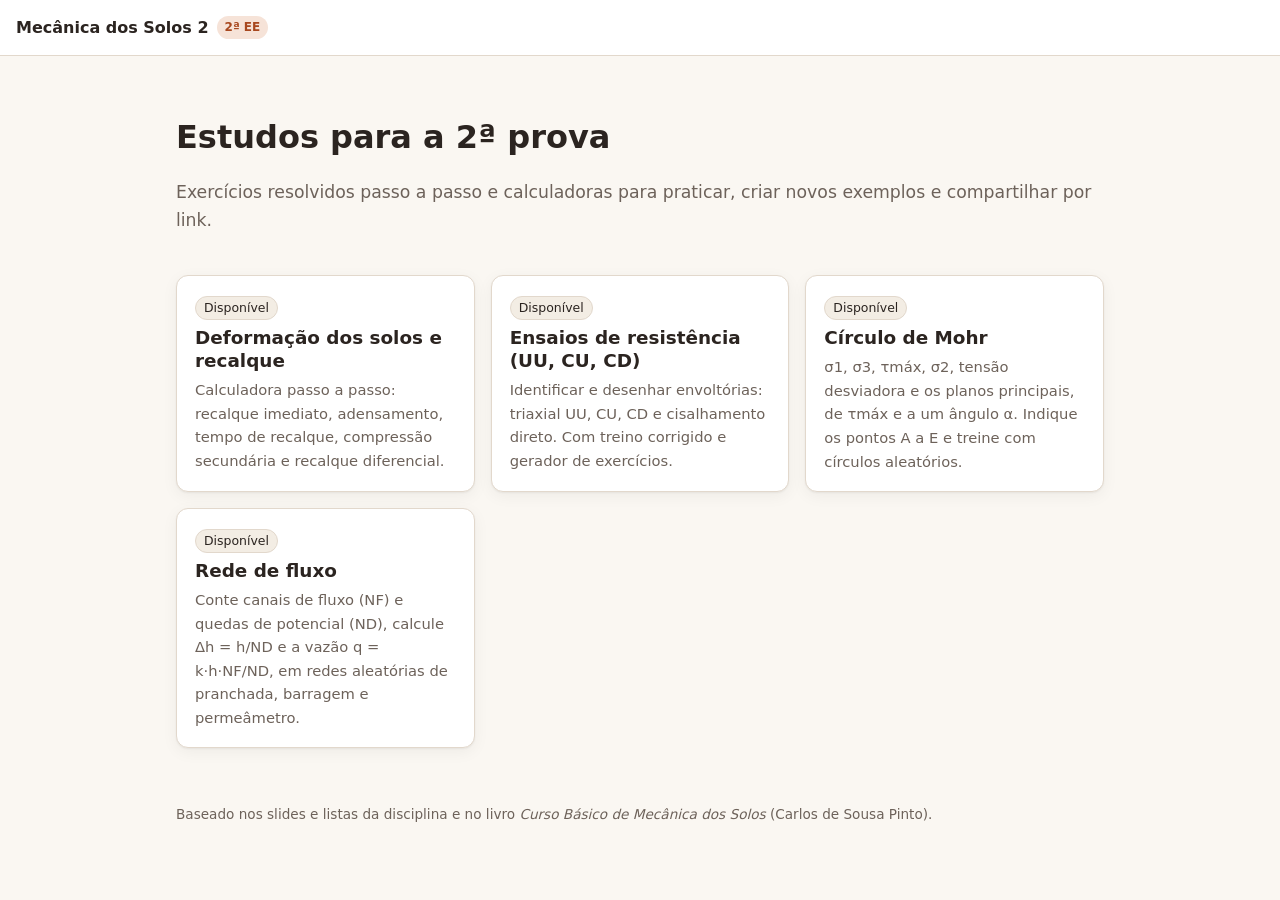
<file: index.html>
<!doctype html>
<html lang="pt-BR">
<head>
<meta charset="utf-8">
<meta name="viewport" content="width=device-width, initial-scale=1">
<title>Mecânica dos Solos 2</title>
<meta name="description" content="Material de estudo para a 2ª prova de Mecânica dos Solos: teoria, exemplos resolvidos e calculadoras.">
<script>try{var t=localStorage.getItem("solos2ee.theme");if(t)document.documentElement.dataset.theme=t;}catch(e){}</script>
<link rel="stylesheet" href="style.css?v=20261117">
</head>
<body>
<header class="topbar">
  <a class="brand" href="index.html">Mecânica dos Solos 2 <span class="tag">2ª EE</span></a>
</header>
<div class="hero">
  <h1>Estudos para a 2ª prova</h1>
  <p class="lead">Exercícios resolvidos passo a passo e calculadoras para praticar, criar novos exemplos e compartilhar por link.</p>
</div>
<div class="topics">
  <a class="topic" href="recalque.html">
    <span class="pill">Disponível</span>
    <h3>Deformação dos solos e recalque</h3>
    <p>Calculadora passo a passo: recalque imediato, adensamento, tempo de recalque, compressão secundária e recalque diferencial.</p>
  </a>
  <a class="topic" href="ensaios.html">
    <span class="pill">Disponível</span>
    <h3>Ensaios de resistência (UU, CU, CD)</h3>
    <p>Identificar e desenhar envoltórias: triaxial UU, CU, CD e cisalhamento direto. Com treino corrigido e gerador de exercícios.</p>
  </a>
  <a class="topic" href="ensaios.html#mohr">
    <span class="pill">Disponível</span>
    <h3>Círculo de Mohr</h3>
    <p>σ1, σ3, τmáx, σ2, tensão desviadora e os planos principais, de τmáx e a um ângulo α. Indique os pontos A a E e treine com círculos aleatórios.</p>
  </a>
  <a class="topic" href="fluxo.html">
    <span class="pill">Disponível</span>
    <h3>Rede de fluxo</h3>
    <p>Conte canais de fluxo (NF) e quedas de potencial (ND), calcule Δh = h/ND e a vazão q = k·h·NF/ND, em redes aleatórias de pranchada, barragem e permeâmetro.</p>
  </a>
</div>
<footer class="foot">Baseado nos slides e listas da disciplina e no livro <em>Curso Básico de Mecânica dos Solos</em> (Carlos de Sousa Pinto).</footer>
</body>
</html>
</file>
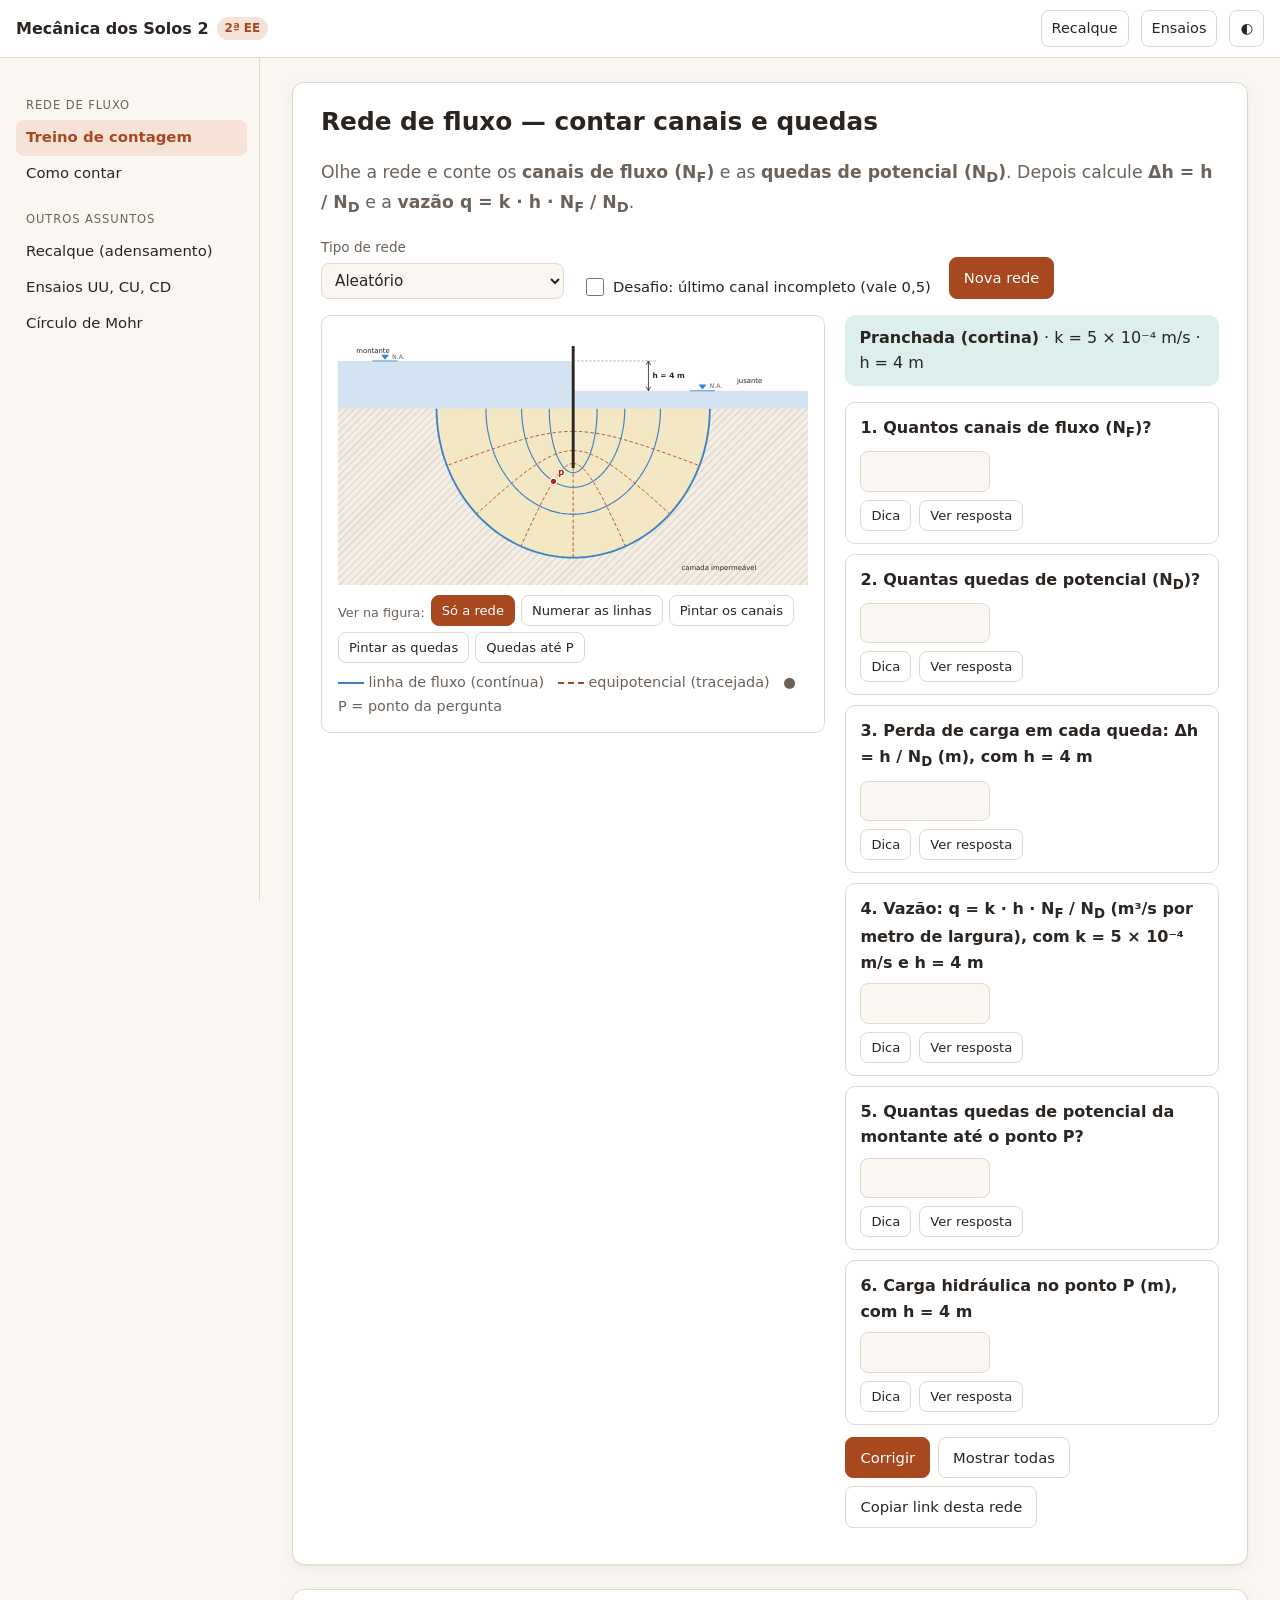
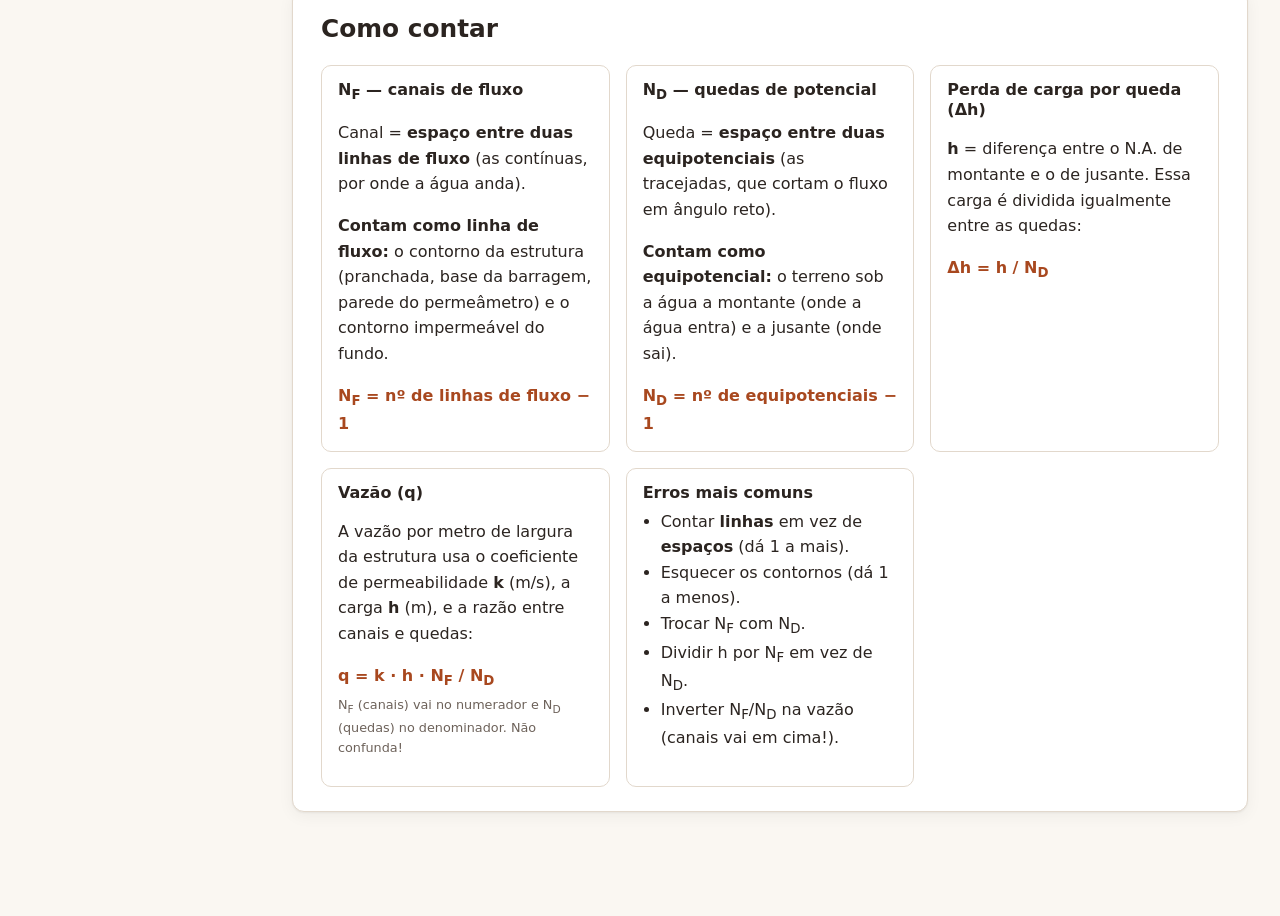
<file: fluxo.html>
<!doctype html>
<html lang="pt-BR">
<head>
<meta charset="utf-8">
<meta name="viewport" content="width=device-width, initial-scale=1">
<title>Rede de Fluxo</title>
<meta name="description" content="Treino de contagem em redes de fluxo: canais de fluxo (NF) e quedas de potencial (ND), com redes aleatórias e correção explicada.">
<script>try{var t=localStorage.getItem("solos2ee.theme");if(t)document.documentElement.dataset.theme=t;}catch(e){}</script>
<link rel="stylesheet" href="style.css?v=20261117">
<script defer src="fluxo.js?v=20261117"></script>
<script defer src="nav.js"></script>
</head>
<body>
<header class="topbar">
  <button class="icon-btn" id="menuBtn" aria-label="Abrir menu">☰</button>
  <a class="brand" href="index.html">Mecânica dos Solos 2 <span class="tag">2ª EE</span></a>
  <span class="spacer"></span>
  <a class="icon-btn" href="recalque.html" style="text-decoration:none">Recalque</a>
  <a class="icon-btn" href="ensaios.html" style="text-decoration:none">Ensaios</a>
  <button class="icon-btn" id="themeBtn" aria-label="Alternar tema claro/escuro">◐</button>
</header>

<div class="layout">
<nav class="sidenav" id="sidenav" aria-label="Seções">
  <div class="group">Rede de fluxo</div>
  <ol>
    <li><a href="#treino">Treino de contagem</a></li>
    <li><a href="#regras">Como contar</a></li>
  </ol>
  <div class="group">Outros assuntos</div>
  <ol>
    <li><a href="recalque.html">Recalque (adensamento)</a></li>
    <li><a href="ensaios.html">Ensaios UU, CU, CD</a></li>
    <li><a href="ensaios.html#mohr">Círculo de Mohr</a></li>
  </ol>
</nav>

<main>
  <section class="block" id="treino">
    <h2>Rede de fluxo — contar canais e quedas</h2>
    <p class="lead">Olhe a rede e conte os <strong>canais de fluxo (N<sub>F</sub>)</strong> e as <strong>quedas de potencial (N<sub>D</sub>)</strong>. Depois calcule <strong>Δh = h / N<sub>D</sub></strong> e a <strong>vazão q = k · h · N<sub>F</sub> / N<sub>D</sub></strong>.</p>
    <div class="fl-ctrl">
      <label class="f">Tipo de rede
        <select id="flTipo">
          <option value="aleatorio">Aleatório</option>
          <option value="pranchada">Pranchada (cortina)</option>
          <option value="barragem">Barragem de concreto</option>
          <option value="permeametro">Permeâmetro (laboratório)</option>
        </select>
      </label>
      <label class="fl-chk"><input type="checkbox" id="flFrac"> Desafio: último canal incompleto (vale 0,5)</label>
      <button type="button" class="btn primary" id="flNovo">Nova rede</button>
    </div>

    <div class="fl-grid">
      <div class="card">
        <svg id="flSvg" class="fl-svg" role="img" aria-label="Rede de fluxo para contar"></svg>
        <div class="fl-views" role="group" aria-label="Ver contagem">
          <span class="hint">Ver na figura:</span>
          <button type="button" class="btn small on" data-v="rede">Só a rede</button>
          <button type="button" class="btn small" data-v="linhas">Numerar as linhas</button>
          <button type="button" class="btn small" data-v="canais">Pintar os canais</button>
          <button type="button" class="btn small" data-v="quedas">Pintar as quedas</button>
          <button type="button" class="btn small" data-v="p">Quedas até P</button>
        </div>
        <div class="fl-leg" id="flLeg"></div>
      </div>
      <div id="flBox"></div>
    </div>
  </section>

  <section class="block" id="regras">
    <h2>Como contar</h2>
    <div class="grid2">
      <div class="card">
        <h4>N<sub>F</sub> — canais de fluxo</h4>
        <p>Canal = <strong>espaço entre duas linhas de fluxo</strong> (as contínuas, por onde a água anda).</p>
        <p><strong>Contam como linha de fluxo:</strong> o contorno da estrutura (pranchada, base da barragem, parede do permeâmetro) e o contorno impermeável do fundo.</p>
        <p class="res">N<sub>F</sub> = nº de linhas de fluxo − 1</p>
      </div>
      <div class="card">
        <h4>N<sub>D</sub> — quedas de potencial</h4>
        <p>Queda = <strong>espaço entre duas equipotenciais</strong> (as tracejadas, que cortam o fluxo em ângulo reto).</p>
        <p><strong>Contam como equipotencial:</strong> o terreno sob a água a montante (onde a água entra) e a jusante (onde sai).</p>
        <p class="res">N<sub>D</sub> = nº de equipotenciais − 1</p>
      </div>
      <div class="card">
        <h4>Perda de carga por queda (Δh)</h4>
        <p><strong>h</strong> = diferença entre o N.A. de montante e o de jusante. Essa carga é dividida igualmente entre as quedas:</p>
        <p class="res">Δh = h / N<sub>D</sub></p>
      </div>
      <div class="card">
        <h4>Vazão (q)</h4>
        <p>A vazão por metro de largura da estrutura usa o coeficiente de permeabilidade <strong>k</strong> (m/s), a carga <strong>h</strong> (m), e a razão entre canais e quedas:</p>
        <p class="res">q = k · h · N<sub>F</sub> / N<sub>D</sub></p>
        <p class="hint">N<sub>F</sub> (canais) vai no numerador e N<sub>D</sub> (quedas) no denominador. Não confunda!</p>
      </div>
      <div class="card">
        <h4>Erros mais comuns</h4>
        <ul class="fl-ul">
          <li>Contar <strong>linhas</strong> em vez de <strong>espaços</strong> (dá 1 a mais).</li>
          <li>Esquecer os contornos (dá 1 a menos).</li>
          <li>Trocar N<sub>F</sub> com N<sub>D</sub>.</li>
          <li>Dividir h por N<sub>F</sub> em vez de N<sub>D</sub>.</li>
          <li>Inverter N<sub>F</sub>/N<sub>D</sub> na vazão (canais vai em cima!).</li>
        </ul>
      </div>
    </div>
  </section>
</main>
</div>
<div class="toast" id="toast" role="status" aria-live="polite"></div>
</body>
</html>
</file>
<file: style.css>
:root {
  --bg: #faf7f2;
  --surface: #ffffff;
  --surface-2: #f3ede4;
  --text: #2b2420;
  --muted: #6d625a;
  --border: #e2d8cc;
  --primary: #a8481f;
  --primary-soft: #f6e3d8;
  --accent: #2f6f6a;
  --accent-soft: #dcefec;
  --warn: #8a5a00;
  --warn-soft: #fff1d1;
  --ok: #2e7d32;
  --ok-soft: #e1f3e2;
  --bad: #b3261e;
  --bad-soft: #fbe3e1;
  --sand: #e9cf8a;
  --sand-2: #d9b863;
  --clay: #a77b5f;
  --clay-2: #8c624a;
  --silt: #c7b49a;
  --water: #3b82c4;
  --radius: 12px;
  --shadow: 0 1px 2px rgba(0,0,0,.05), 0 4px 16px rgba(0,0,0,.05);
  --mono: ui-monospace, "Cascadia Code", Consolas, monospace;
  color-scheme: light;
}
@media (prefers-color-scheme: dark) {
  :root:not([data-theme="light"]) {
    --bg: #1b1714; --surface: #24201c; --surface-2: #2d2823; --text: #efe7de; --muted: #b3a79b;
    --border: #3d362f; --primary: #ef8a5c; --primary-soft: #42271b; --accent: #6cc3bb; --accent-soft: #1d3735;
    --warn: #f1c26a; --warn-soft: #3a2f17; --ok: #7ccf80; --ok-soft: #1e3320; --bad: #f28b82; --bad-soft: #3d1f1d;
    --sand: #b89a52; --sand-2: #9c7f3c; --clay: #8a6148; --clay-2: #6f4c38; --silt: #8f7f6a; --water: #6aaee8;
    color-scheme: dark;
  }
}
:root[data-theme="dark"] {
  --bg: #1b1714; --surface: #24201c; --surface-2: #2d2823; --text: #efe7de; --muted: #b3a79b;
  --border: #3d362f; --primary: #ef8a5c; --primary-soft: #42271b; --accent: #6cc3bb; --accent-soft: #1d3735;
  --warn: #f1c26a; --warn-soft: #3a2f17; --ok: #7ccf80; --ok-soft: #1e3320; --bad: #f28b82; --bad-soft: #3d1f1d;
  --sand: #b89a52; --sand-2: #9c7f3c; --clay: #8a6148; --clay-2: #6f4c38; --silt: #8f7f6a; --water: #6aaee8;
  color-scheme: dark;
}

* { box-sizing: border-box; }
html { scroll-behavior: smooth; scroll-padding-top: 72px; }
body {
  margin: 0; background: var(--bg); color: var(--text);
  font: 16px/1.6 system-ui, -apple-system, "Segoe UI", Roboto, sans-serif;
  -webkit-text-size-adjust: 100%;
}
a { color: var(--primary); }
h1, h2, h3, h4 { line-height: 1.25; }
h2 { margin-top: 0; font-size: 1.55rem; }
h3 { font-size: 1.15rem; margin: 1.6em 0 .5em; }
code, .mono { font-family: var(--mono); font-size: .92em; }
small, .muted { color: var(--muted); }

/* ---------- top bar ---------- */
.topbar {
  position: sticky; top: 0; z-index: 20; background: var(--surface);
  border-bottom: 1px solid var(--border); display: flex; align-items: center; gap: 12px;
  padding: 10px 16px; min-height: 56px;
}
.topbar .brand { font-weight: 700; text-decoration: none; color: var(--text); display: flex; gap: 8px; align-items: center; }
.topbar .brand span.tag { background: var(--primary-soft); color: var(--primary); font-size: .75rem; padding: 2px 8px; border-radius: 99px; }
.topbar .spacer { flex: 1; }
.icon-btn {
  border: 1px solid var(--border); background: var(--surface); color: var(--text);
  border-radius: 8px; padding: 6px 10px; cursor: pointer; font: inherit; font-size: .9rem;
}
.icon-btn:hover { background: var(--surface-2); }
#menuBtn { display: none; }

/* ---------- layout ---------- */
.layout { display: grid; grid-template-columns: 260px minmax(0,1fr); max-width: 1280px; margin: 0 auto; }
.sidenav {
  position: sticky; top: 57px; align-self: start; height: calc(100vh - 57px); overflow-y: auto;
  padding: 20px 12px 40px 16px; border-right: 1px solid var(--border);
}
.sidenav ol { list-style: none; margin: 0; padding: 0; counter-reset: s; }
.sidenav li a {
  display: block; padding: 6px 10px; border-radius: 8px; color: var(--text); text-decoration: none; font-size: .93rem;
}
.sidenav li a:hover { background: var(--surface-2); }
.sidenav li a.active { background: var(--primary-soft); color: var(--primary); font-weight: 600; }
.sidenav .group { font-size: .72rem; text-transform: uppercase; letter-spacing: .08em; color: var(--muted); margin: 18px 10px 6px; }
main { padding: 24px 32px 80px; min-width: 0; }
section.block {
  background: var(--surface); border: 1px solid var(--border); border-radius: var(--radius);
  padding: 24px 28px; margin-bottom: 24px; box-shadow: var(--shadow);
}
.lead { font-size: 1.08rem; color: var(--muted); }

@media (max-width: 900px) {
  .layout { grid-template-columns: 1fr; }
  #menuBtn { display: inline-block; }
  .sidenav {
    position: fixed; top: 57px; left: 0; bottom: 0; width: 280px; height: auto; background: var(--surface);
    z-index: 30; transform: translateX(-100%); transition: transform .2s; box-shadow: var(--shadow);
  }
  .sidenav.open { transform: none; }
  main { padding: 16px 16px 60px; }
  section.block { padding: 18px 16px; }
}

/* ---------- content helpers ---------- */
.callout { border-radius: 10px; padding: 12px 16px; margin: 14px 0; border: 1px solid var(--border); background: var(--surface-2); }
.callout.tip { background: var(--accent-soft); border-color: transparent; }
.callout.warn { background: var(--warn-soft); border-color: transparent; }
.callout.key { background: var(--primary-soft); border-color: transparent; }
.callout > strong:first-child { display: block; margin-bottom: 2px; }
.formula {
  background: var(--surface-2); border-radius: 10px; padding: 14px 16px; margin: 12px 0; overflow-x: auto; text-align: center;
}
.formula .cap { display: block; font-size: .82rem; color: var(--muted); margin-top: 6px; }
.grid2 { display: grid; grid-template-columns: repeat(auto-fit, minmax(260px, 1fr)); gap: 16px; }
.card { border: 1px solid var(--border); border-radius: 10px; padding: 14px 16px; background: var(--surface); }
.card h4 { margin: 0 0 6px; }
.table-wrap { overflow-x: auto; margin: 12px 0; }
table { border-collapse: collapse; width: 100%; font-size: .93rem; }
th, td { border-bottom: 1px solid var(--border); padding: 6px 10px; text-align: left; }
th { background: var(--surface-2); font-weight: 600; }
td.num, th.num { text-align: right; font-variant-numeric: tabular-nums; }
.src { font-size: .8rem; color: var(--muted); }
details.why { margin: 8px 0; border-radius: 8px; background: var(--accent-soft); padding: 6px 12px; }
details.why summary { cursor: pointer; font-weight: 600; color: var(--accent); font-size: .92rem; }
details.why[open] summary { margin-bottom: 6px; }
.pill { display: inline-block; padding: 1px 8px; border-radius: 99px; font-size: .78rem; background: var(--surface-2); border: 1px solid var(--border); }
.figure { margin: 16px 0; text-align: center; }
.figure svg { max-width: 100%; height: auto; }
.figure figcaption { font-size: .85rem; color: var(--muted); margin-top: 4px; }

/* ---------- forms ---------- */
fieldset { border: 1px solid var(--border); border-radius: 10px; padding: 12px 16px 16px; margin: 0 0 16px; min-width: 0; }
legend { font-weight: 700; padding: 0 6px; }
.fields { display: grid; grid-template-columns: repeat(auto-fill, minmax(170px, 1fr)); gap: 10px 14px; }
label.f { display: flex; flex-direction: column; font-size: .85rem; color: var(--muted); gap: 3px; }
label.f.wide { grid-column: 1 / -1; }
input[type=text], input[type=number], select, textarea {
  font: inherit; font-size: .95rem; color: var(--text); background: var(--bg);
  border: 1px solid var(--border); border-radius: 8px; padding: 7px 9px; width: 100%; min-width: 0;
}
textarea { resize: vertical; min-height: 60px; }
input:focus, select:focus, textarea:focus { outline: 2px solid var(--primary); outline-offset: 0; border-color: transparent; }
label.check { display: flex; align-items: center; gap: 8px; font-size: .9rem; }
.hint { font-size: .8rem; color: var(--muted); margin-top: 4px; }
.btn {
  font: inherit; font-size: .92rem; border-radius: 8px; padding: 8px 14px; cursor: pointer;
  border: 1px solid var(--border); background: var(--surface); color: var(--text);
}
.btn:hover { background: var(--surface-2); }
.btn.primary { background: var(--primary); color: #fff; border-color: var(--primary); }
.btn.primary:hover { filter: brightness(1.08); }
.btn.small { padding: 4px 10px; font-size: .82rem; }
.btn.danger { color: var(--bad); }
.btnrow { display: flex; flex-wrap: wrap; gap: 8px; margin: 12px 0; }
.hidden { display: none !important; }

.layers-table input, .layers-table select { padding: 5px 7px; }
.layers-table td { padding: 4px 4px; vertical-align: middle; }
.layers-table td:nth-child(1) { width: 52px; }
.layers-table td:nth-child(2) { min-width: 120px; }
.layers-table td:nth-child(3) { min-width: 90px; }
.layers-table td:nth-child(4), .layers-table td:nth-child(5) { min-width: 64px; }
.layers-table td:nth-child(6) { min-width: 200px; }
.layers-table input[type=radio] { width: 18px; height: 18px; accent-color: var(--primary); }
.layers-table th { font-size: .8rem; padding: 6px 4px; }

/* ---------- calculator output ---------- */
.calc-layout { display: grid; grid-template-columns: minmax(0, 1.05fr) minmax(0, 1fr); gap: 20px; align-items: start; }
@media (max-width: 1100px) { .calc-layout { grid-template-columns: 1fr; } }
.result-panel { position: sticky; top: 72px; }
@media (max-width: 1100px) { .result-panel { position: static; } }
.summary { display: grid; grid-template-columns: repeat(auto-fit, minmax(130px, 1fr)); gap: 10px; margin-bottom: 14px; }
.stat { background: var(--surface-2); border-radius: 10px; padding: 10px 12px; }
.stat .k { font-size: .78rem; color: var(--muted); }
.stat .v { font-size: 1.35rem; font-weight: 700; font-variant-numeric: tabular-nums; }
.stat.main { background: var(--primary-soft); }
.stat.main .v { color: var(--primary); }
.step-group { margin: 16px 0; }
.step-group > h4 { margin: 0 0 8px; padding-bottom: 4px; border-bottom: 2px solid var(--primary-soft); }
.step { padding: 8px 0 10px; border-bottom: 1px dashed var(--border); }
.step:last-child { border-bottom: 0; }
.step .t { font-weight: 600; font-size: .93rem; }
.step .eq { overflow-x: auto; padding: 4px 0; }
.step .res { font-weight: 700; color: var(--primary); }
.warns .callout { font-size: .9rem; }
.profile-svg text { font-family: system-ui, sans-serif; }

.ex-list { display: grid; grid-template-columns: repeat(auto-fill, minmax(240px, 1fr)); gap: 12px; margin: 12px 0; }
.ex-card { border: 1px solid var(--border); border-radius: 10px; padding: 12px 14px; display: flex; flex-direction: column; gap: 6px; background: var(--surface); }
.ex-card h4 { margin: 0; font-size: 1rem; }
.ex-card p { margin: 0; font-size: .85rem; color: var(--muted); flex: 1; }
.ex-card .btnrow { margin: 4px 0 0; }
.toast {
  position: fixed; bottom: 20px; left: 50%; transform: translateX(-50%); background: var(--text); color: var(--bg);
  padding: 10px 18px; border-radius: 99px; font-size: .9rem; z-index: 50; opacity: 0; transition: opacity .2s; pointer-events: none;
}
.toast.show { opacity: 1; }
.banner { background: var(--accent-soft); border-radius: 10px; padding: 10px 14px; margin-bottom: 16px; }

/* ---------- modo treino ---------- */
.treino-dados { display: grid; grid-template-columns: minmax(0, 1.2fr) minmax(0, 1fr); gap: 16px; align-items: start; }
@media (max-width: 900px) { .treino-dados { grid-template-columns: 1fr; } }
.treino-dados ul { padding-left: 18px; margin: 6px 0; }
.treino-dados li { margin: 3px 0; font-size: .93rem; }
.tq-group { margin: 22px 0 8px; padding-bottom: 4px; border-bottom: 2px solid var(--primary-soft); }
.tq { border: 1px solid var(--border); border-radius: 10px; padding: 12px 14px; margin: 10px 0; background: var(--surface); }
.tq.revelado { border-color: var(--accent); }
.tq .t { font-weight: 600; margin-bottom: 8px; }
.tq-inputs { display: flex; flex-wrap: wrap; gap: 10px 18px; }
.tq-in { display: flex; align-items: center; gap: 8px; font-size: .92rem; }
.tq-in input { width: 130px; }
.tq-in input.ok { border-color: var(--ok); background: var(--ok-soft); }
.tq-in input.bad { border-color: var(--bad); background: var(--bad-soft); }
.tq-mark { font-weight: 700; width: 1em; }
.tq-in input.ok + .tq-mark { color: var(--ok); }
.tq-in input.bad + .tq-mark { color: var(--bad); }
.tq .btnrow { margin: 8px 0 0; }
.tq-hint { margin-top: 8px; padding: 8px 12px; border-radius: 8px; background: var(--accent-soft); font-size: .92rem; }
.tq-sol { margin-top: 8px; padding: 8px 12px; border-radius: 8px; background: var(--primary-soft); overflow-x: auto; }
.tq-sol .res { font-weight: 700; color: var(--primary); }
.tq-fb .callout { margin: 8px 0 0; font-size: .92rem; }
.callout.bad { background: var(--bad-soft); border-color: transparent; }
.treino-acoes { position: sticky; bottom: 0; background: var(--surface); padding: 10px 0; border-top: 1px solid var(--border); }

/* ---------- laboratório do círculo de Mohr ---------- */
.mz-tabs { display: flex; flex-wrap: wrap; gap: 6px; margin: 4px 0 14px; }
.mz-tabs button {
  font: inherit; font-size: .92rem; padding: 8px 14px; border-radius: 99px; cursor: pointer;
  border: 1px solid var(--border); background: var(--surface); color: var(--text); transition: background .25s, color .25s;
}
.mz-tabs button.on { background: var(--primary); border-color: var(--primary); color: #fff; }
.mz-grid { display: grid; grid-template-columns: minmax(0, 1.25fr) minmax(0, 1fr); gap: 20px; align-items: start; }
@media (max-width: 1000px) { .mz-grid { grid-template-columns: 1fr; } }
.mz { width: 100%; height: auto; display: block; transition: all .4s; }
.mz-clicavel { cursor: crosshair; }
.mz [data-k] { transition: opacity .55s ease, transform .6s cubic-bezier(.2, .9, .3, 1.25); transform-box: fill-box; transform-origin: center; }
.mz [data-k].off { opacity: 0; transform: scale(.4); pointer-events: none; }
.mz [data-k="eixos"].off, .mz [data-k="baixo"].off, .mz [data-k="desv"].off, .mz [data-k="raio"].off { transform: none; }
.mz .mz-circ { transition: stroke-dashoffset 1.4s ease-in-out, opacity .35s; stroke-dashoffset: 0; }
.mz .mz-circ.off { stroke-dashoffset: var(--len); opacity: 0; transform: none; }
.mz [data-k]:not(.off) .mz-pt { animation: mzPop .7s ease-out; transform-box: fill-box; transform-origin: center; }
@keyframes mzPop { 0% { transform: scale(.2); } 60% { transform: scale(1.6); } 100% { transform: scale(1); } }
.mz .mz-mark { animation: mzPop .45s ease-out; transform-box: fill-box; transform-origin: center; }
.mz-step { background: var(--surface-2); border-radius: 12px; padding: 14px 16px; min-height: 150px; }
.mz-step h4 { margin: 4px 0 8px; font-size: 1.1rem; color: var(--primary); }
.mz-step p { margin: 0; }
.mz-num { font-size: .78rem; color: var(--muted); text-transform: uppercase; letter-spacing: .06em; }
.mz-in { animation: mzIn .45s ease-out; }
@keyframes mzIn { from { opacity: 0; transform: translateY(10px); } to { opacity: 1; transform: none; } }
.mz-dots { display: flex; gap: 6px; margin: 12px 0 2px; flex-wrap: wrap; }
.mz-dots button { width: 12px; height: 12px; border-radius: 99px; border: 0; padding: 0; cursor: pointer; background: var(--border); transition: background .3s, transform .3s; }
.mz-dots button.on { background: var(--primary); transform: scale(1.35); }
.mz-letras { display: grid; gap: 6px; margin: 10px 0; }
.mz-letras .btn { text-align: left; }
.mz-sliders { display: grid; gap: 14px; margin-bottom: 12px; }
.mz-sliders label { display: grid; gap: 4px; font-size: .9rem; color: var(--muted); }
.mz-sliders b { color: var(--primary); font-size: 1rem; }
.mz-sliders input[type=range] { width: 100%; accent-color: var(--primary); }
.mz-tab td { font-size: .9rem; }
@media (prefers-reduced-motion: reduce) { .mz *, .mz-in { animation: none !important; transition: none !important; } }

/* ---------- quiz ---------- */
.quiz-q { border: 1px solid var(--border); border-radius: 10px; padding: 14px 16px; margin: 12px 0; }
.quiz-q .opts { display: grid; gap: 6px; margin-top: 8px; }
.quiz-q button.opt {
  text-align: left; font: inherit; font-size: .93rem; padding: 8px 12px; border-radius: 8px; cursor: pointer;
  border: 1px solid var(--border); background: var(--surface); color: var(--text);
}
.quiz-q button.opt:hover:not(:disabled) { background: var(--surface-2); }
.quiz-q button.opt.right { background: var(--ok-soft); border-color: var(--ok); }
.quiz-q button.opt.wrong { background: var(--bad-soft); border-color: var(--bad); }
.quiz-q .exp { margin-top: 8px; font-size: .9rem; }

/* ---------- home ---------- */
.hero { max-width: 960px; margin: 0 auto; padding: 40px 16px 8px; }
.topics { max-width: 960px; margin: 0 auto; padding: 16px; display: grid; grid-template-columns: repeat(auto-fill, minmax(260px, 1fr)); gap: 16px; }
.topic { display: block; text-decoration: none; color: var(--text); border: 1px solid var(--border); border-radius: var(--radius); padding: 18px; background: var(--surface); box-shadow: var(--shadow); }
.topic:hover { border-color: var(--primary); }
.topic.soon { opacity: .6; pointer-events: none; }
.topic h3 { margin: 6px 0; }
.topic p { margin: 0; color: var(--muted); font-size: .92rem; }
footer.foot { max-width: 960px; margin: 24px auto; padding: 16px; color: var(--muted); font-size: .85rem; }

/* ---------- resumo interativo ---------- */
.resumo-cards { display: grid; grid-template-columns: repeat(auto-fill, minmax(220px, 1fr)); gap: 12px; margin: 14px 0; }
.resumo-card {
  border: 2px solid var(--border); border-radius: 10px; padding: 14px 16px; cursor: pointer;
  background: var(--surface); transition: border-color .2s, box-shadow .2s;
}
.resumo-card:hover { border-color: var(--primary); box-shadow: var(--shadow); }
.resumo-card.active { border-color: var(--primary); background: var(--primary-soft); }
.resumo-card h4 { margin: 0 0 4px; color: var(--primary); font-size: 1rem; }
.resumo-card .resumo-sub { font-size: .82rem; color: var(--muted); margin: 0; }
.resumo-detalhe { margin: 16px 0; }
.resumo-header { display: flex; align-items: center; justify-content: space-between; gap: 12px; margin-bottom: 8px; }
.resumo-header h3 { margin: 0; }
.resumo-grid { display: grid; grid-template-columns: minmax(0, 1.3fr) minmax(0, 1fr); gap: 20px; align-items: start; }
@media (max-width: 900px) { .resumo-grid { grid-template-columns: 1fr; } }
.resumo-grafico svg { width: 100%; height: auto; display: block; }
.resumo-marcas { flex-wrap: wrap; }
.resumo-marcas .btn.on { background: var(--accent); border-color: var(--accent); color: #fff; }
.resumo-info table { font-size: .9rem; }
.resumo-info .stat { margin-bottom: 8px; }

/* animação da envoltória */
@keyframes envDraw { from { stroke-dashoffset: var(--env-len); } to { stroke-dashoffset: 0; } }
@keyframes envFade { from { opacity: 0; transform: translateY(8px); } to { opacity: 1; transform: none; } }
.env-anim-line { animation: envDraw 1.2s ease-out forwards; }
.env-anim-pt { animation: mzPop .6s ease-out; transform-box: fill-box; transform-origin: center; }
.env-anim-label { animation: envFade .5s ease-out .3s both; }

@media print {
  .topbar, .sidenav, .btnrow, #calcForm { display: none !important; }
  .layout { display: block; }
  section.block { box-shadow: none; break-inside: avoid-page; }
}

/* ---------- rede de fluxo ---------- */
.fl-ctrl { display: flex; flex-wrap: wrap; align-items: end; gap: 10px 18px; margin: 12px 0 16px; }
.fl-ctrl .f { display: grid; gap: 4px; font-size: .85rem; color: var(--muted); }
.fl-chk { display: flex; align-items: center; gap: 6px; font-size: .92rem; }
.fl-chk input { width: 18px; height: 18px; accent-color: var(--primary); }
.fl-grid { display: grid; grid-template-columns: minmax(0, 1.35fr) minmax(0, 1fr); gap: 20px; align-items: start; }
@media (max-width: 900px) { .fl-grid { grid-template-columns: 1fr; } }
.fl-svg { width: 100%; height: auto; display: block; font-family: system-ui, sans-serif; }
.fl-views { display: flex; flex-wrap: wrap; align-items: center; gap: 6px; margin-top: 10px; }
.fl-views .btn.on { background: var(--primary); border-color: var(--primary); color: #fff; }
.fl-leg { margin-top: 8px; font-size: .9rem; color: var(--muted); min-height: 2.6em; }
.fl-leg b { color: var(--text); }
.fl-leg .k-fl, .fl-leg .k-eq { display: inline-block; width: 26px; height: 0; vertical-align: middle; border-top: 2.5px solid var(--water); }
.fl-leg .k-eq { border-top: 2.5px dashed var(--primary); }
.fl-ul { margin: 4px 0 0; padding-left: 18px; }
.card .res { font-weight: 700; color: var(--primary); margin: 6px 0 0; }
.fl-base { fill: var(--surface); }
.fl-sand { fill: var(--sand); opacity: .5; }
.fl-imp { fill: var(--surface-2); }
.fl-imp-l { stroke: var(--muted); stroke-width: 1.2; opacity: .55; }
.fl-water { fill: var(--water); opacity: .22; }
.fl-wall { fill: var(--surface-2); }
.fl-tubo { fill: none; stroke: var(--text); stroke-width: 3; }
.fl-tela { stroke: var(--text); stroke-width: 2; stroke-dasharray: 2 3; }
.fl-fl { fill: none; stroke: var(--water); stroke-width: 2; }
.fl-eq { fill: none; stroke: var(--primary); stroke-width: 1.6; stroke-dasharray: 6 4; }
.fl-borda { stroke-width: 3.2; }
.fl-borda-eq { stroke-width: 3.6; stroke-dasharray: none; opacity: .9; }
.fl-est { fill: var(--text); }
.fl-conc { fill: var(--silt); stroke: var(--text); stroke-width: 1.5; }
.fl-na { fill: var(--water); }
.fl-na-l { stroke: var(--water); stroke-width: 1.5; }
.fl-lbl { fill: var(--muted); }
.fl-seta { stroke: var(--water); stroke-width: 2.5; fill: none; }
.fl-seta-p { fill: var(--water); }
.fl-c1 { fill: var(--water); opacity: .38; }
.fl-c2 { fill: var(--accent); opacity: .22; }
.fl-q1 { fill: var(--primary); opacity: .32; }
.fl-q2 { fill: var(--primary); opacity: .12; }
.fl-num { fill: var(--text); }
.fl-forte { font-weight: 700; paint-order: stroke; stroke: var(--surface); stroke-width: 3px; }
.fl-tag rect { stroke-width: 1.5; }
.fl-tag text { font-weight: 700; fill: #fff; }
.fl-tag-f rect { fill: var(--water); stroke: var(--surface); }
.fl-tag-e rect { fill: var(--primary); stroke: var(--surface); }
.fl-p { fill: var(--bad); stroke: var(--surface); stroke-width: 2; }
.fl-p-t { fill: var(--bad); font-weight: 700; paint-order: stroke; stroke: var(--surface); stroke-width: 3px; }
.fl-cota { stroke: var(--text); stroke-width: 1.4; fill: none; }
.fl-cota-ext { stroke: var(--water); stroke-width: 1; stroke-dasharray: 4 3; }
.fl-h { fill: var(--text); font-weight: 700; paint-order: stroke; stroke: var(--surface); stroke-width: 3px; }
.fl-piezo { stroke: var(--text); stroke-width: 1.5; fill: none; }
.fl-piezo-agua { fill: var(--water); opacity: .7; }
</file>
